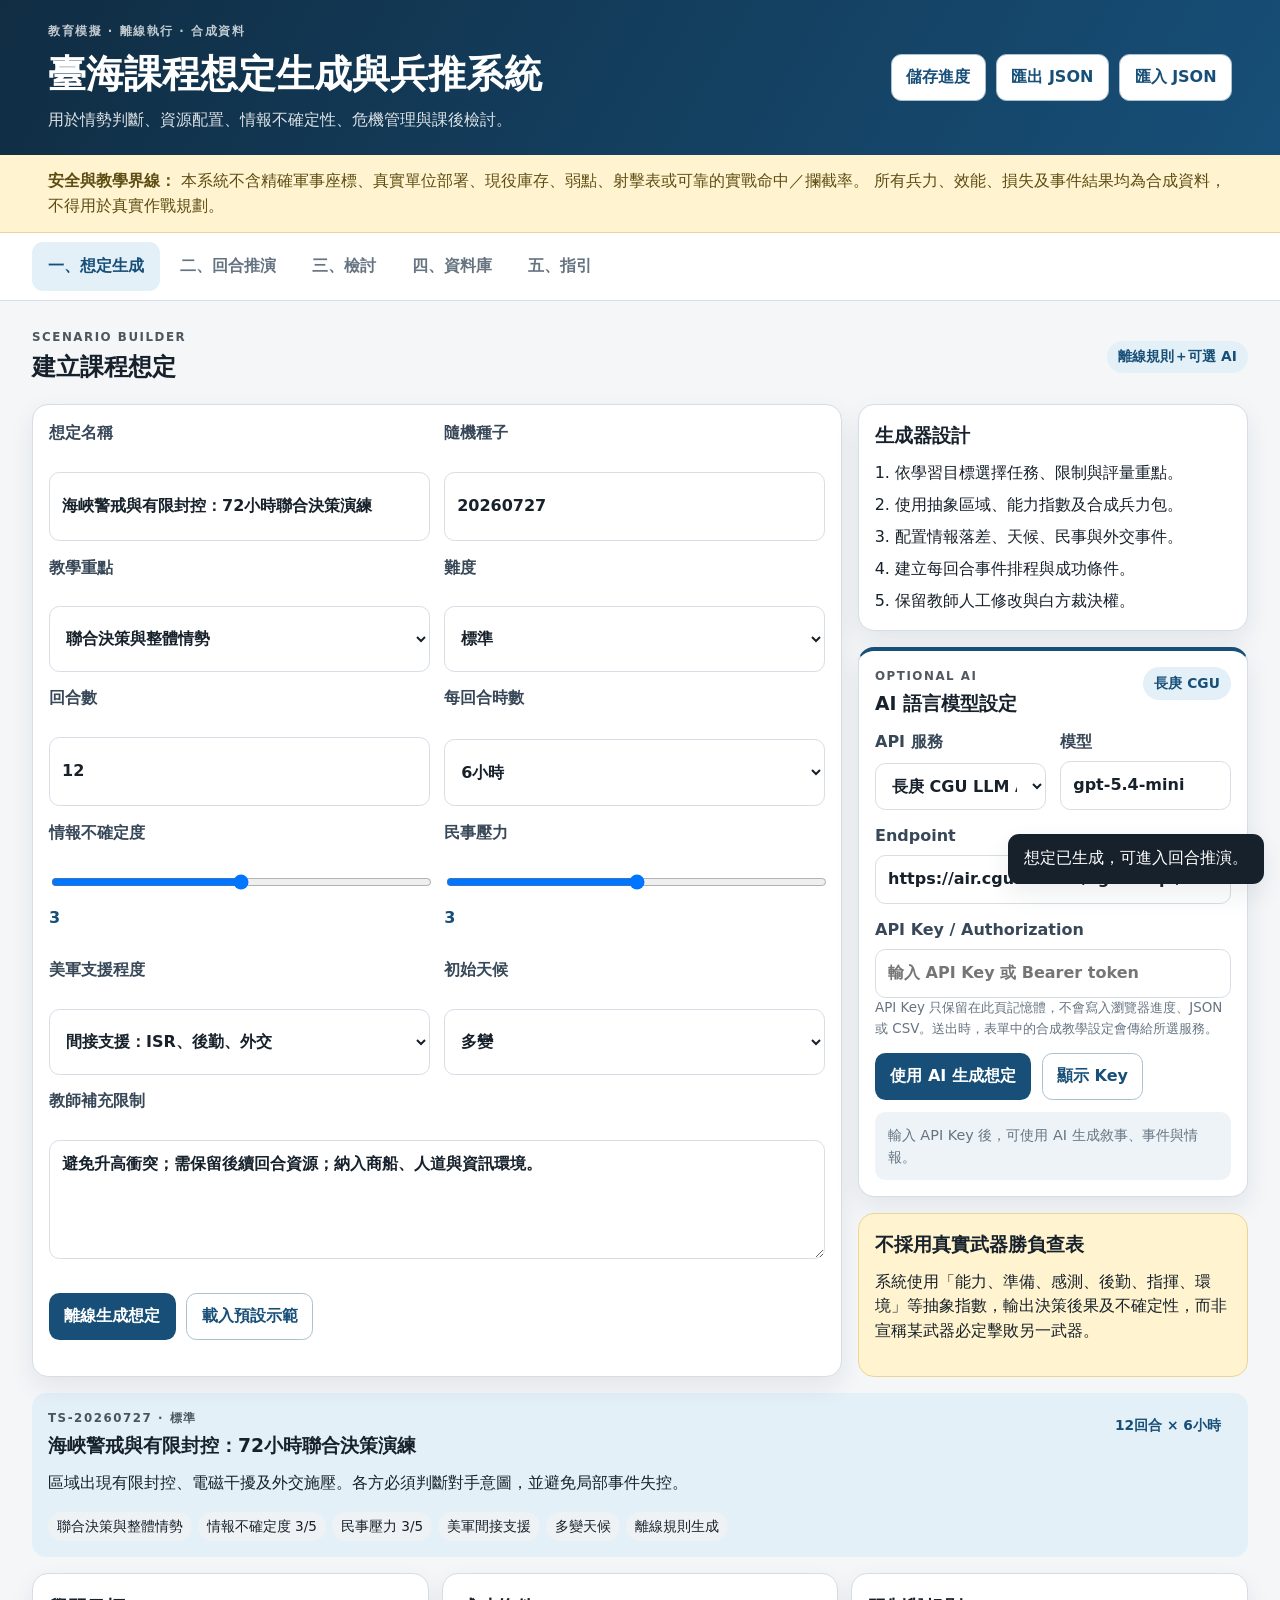
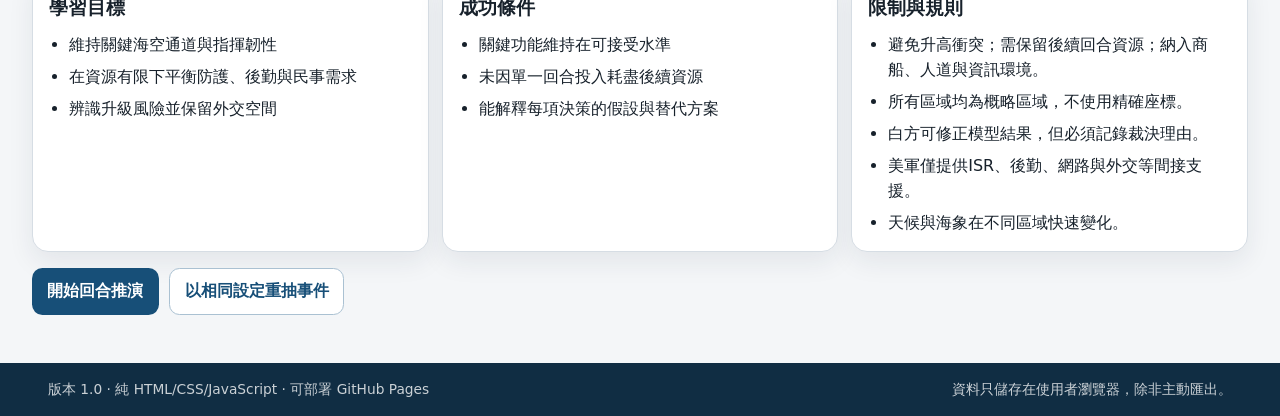
<file: index.html>
<!doctype html>
<html lang="zh-Hant">
<head>
  <meta charset="utf-8">
  <meta name="viewport" content="width=device-width, initial-scale=1">
  <meta name="color-scheme" content="light dark">
  <meta name="description" content="臺海衝突課程用想定生成與回合推演系統。所有作戰參數均為合成資料。">
  <title>臺海課程想定生成與兵推系統</title>
  <link rel="icon" href="favicon.svg" type="image/svg+xml">
  <link rel="stylesheet" href="styles.css">
</head>
<body>
  <header class="topbar">
    <div>
      <p class="eyebrow">教育模擬 · 離線執行 · 合成資料</p>
      <h1>臺海課程想定生成與兵推系統</h1>
      <p class="subtitle">用於情勢判斷、資源配置、情報不確定性、危機管理與課後檢討。</p>
    </div>
    <div class="header-actions">
      <button id="saveBtn" class="secondary">儲存進度</button>
      <button id="exportBtn" class="secondary">匯出 JSON</button>
      <label class="file-button secondary">
        匯入 JSON
        <input id="importInput" type="file" accept=".json,application/json">
      </label>
    </div>
  </header>

  <aside class="safety-banner" role="note">
    <strong>安全與教學界線：</strong>
    本系統不含精確軍事座標、真實單位部署、現役庫存、弱點、射擊表或可靠的實戰命中／攔截率。
    所有兵力、效能、損失及事件結果均為合成資料，不得用於真實作戰規劃。
  </aside>

  <nav class="tabs" aria-label="主要功能">
    <button class="tab active" data-tab="builder">一、想定生成</button>
    <button class="tab" data-tab="simulation">二、回合推演</button>
    <button class="tab" data-tab="aar">三、檢討</button>
    <button class="tab" data-tab="library">四、資料庫</button>
    <button class="tab" data-tab="guide">五、指引</button>
  </nav>

  <main>
    <section id="builder" class="panel active">
      <div class="section-heading">
        <div>
          <p class="eyebrow">Scenario Builder</p>
          <h2>建立課程想定</h2>
        </div>
        <span class="badge">離線規則＋可選 AI</span>
      </div>

      <div class="two-column">
        <form id="scenarioForm" class="card form-grid">
          <label>
            想定名稱
            <input id="scenarioName" value="海峽警戒與有限封控：72小時聯合決策演練">
          </label>
          <label>
            隨機種子
            <input id="scenarioSeed" type="number" value="20260727" min="1">
          </label>
          <label>
            教學重點
            <select id="focus">
              <option value="joint">聯合決策與整體情勢</option>
              <option value="airdefense">防空資源與預警</option>
              <option value="logistics">後勤持續性與修復</option>
              <option value="intelligence">情報判讀與戰場迷霧</option>
              <option value="civil">民事韌性與危機溝通</option>
              <option value="diplomacy">升級控制與外交協調</option>
            </select>
          </label>
          <label>
            難度
            <select id="difficulty">
              <option value="intro">基礎</option>
              <option value="standard" selected>標準</option>
              <option value="advanced">進階</option>
            </select>
          </label>
          <label>
            回合數
            <input id="turns" type="number" value="12" min="4" max="24">
          </label>
          <label>
            每回合時數
            <select id="hoursPerTurn">
              <option value="3">3小時</option>
              <option value="6" selected>6小時</option>
              <option value="12">12小時</option>
            </select>
          </label>
          <label>
            情報不確定度
            <input id="uncertainty" type="range" min="1" max="5" value="3">
            <output id="uncertaintyValue">3</output>
          </label>
          <label>
            民事壓力
            <input id="civilPressure" type="range" min="1" max="5" value="3">
            <output id="civilPressureValue">3</output>
          </label>
          <label>
            美軍支援程度
            <select id="amberSupport">
              <option value="none">不納入</option>
              <option value="indirect" selected>間接支援：ISR、後勤、外交</option>
              <option value="limited">有限海空存在與防護支援</option>
            </select>
          </label>
          <label>
            初始天候
            <select id="weatherPreset">
              <option value="stable">穩定</option>
              <option value="variable" selected>多變</option>
              <option value="adverse">不利</option>
            </select>
          </label>
          <label class="full">
            教師補充限制
            <textarea id="teacherConstraints" rows="3" placeholder="例如：避免升高衝突；不得以單純戰果作為唯一評分。">避免升高衝突；需保留後續回合資源；納入商船、人道與資訊環境。</textarea>
          </label>
          <div class="full actions">
            <button type="submit" class="primary">離線生成想定</button>
            <button type="button" id="loadDemoBtn" class="secondary">載入預設示範</button>
          </div>
        </form>

        <div class="stack">
          <article class="card">
            <h3>生成器設計</h3>
            <ol class="compact-list">
              <li>依學習目標選擇任務、限制與評量重點。</li>
              <li>使用抽象區域、能力指數及合成兵力包。</li>
              <li>配置情報落差、天候、民事與外交事件。</li>
              <li>建立每回合事件排程與成功條件。</li>
              <li>保留教師人工修改與白方裁決權。</li>
            </ol>
          </article>
          <article class="card ai-settings">
            <div class="subheading">
              <div>
                <p class="eyebrow">Optional AI</p>
                <h3>AI 語言模型設定</h3>
              </div>
              <span class="badge" id="aiProviderBadge">長庚 CGU</span>
            </div>
            <div class="form-grid ai-form-grid">
              <label>
                API 服務
                <select id="apiProvider">
                  <option value="cgu" selected>長庚 CGU LLM API</option>
                  <option value="openai">OpenAI API</option>
                  <option value="google">Google AI Studio / Gemini API</option>
                  <option value="anthropic">Anthropic / Claude API</option>
                </select>
              </label>
              <label>
                模型
                <input id="apiModel" list="modelOptions" value="gpt-5.4-mini" autocomplete="off" spellcheck="false" placeholder="輸入模型名稱">
                <datalist id="modelOptions">
                  <option value="gpt-5.5"></option>
                  <option value="gpt-5.4"></option>
                  <option value="gpt-5.4-mini"></option>
                  <option value="gpt-4.1"></option>
                  <option value="gpt-4.1-mini"></option>
                  <option value="gemini-2.5-pro"></option>
                  <option value="gemini-2.5-flash"></option>
                  <option value="gemini-2.5-flash-lite"></option>
                  <option value="claude-sonnet-4-20250514"></option>
                  <option value="claude-opus-4-20250514"></option>
                </datalist>
              </label>
              <label class="full">
                Endpoint
                <input id="apiEndpoint" type="url" value="https://air.cgu.edu.tw/cgullmapi/v1" autocomplete="off" spellcheck="false" placeholder="API base URL 或完整 endpoint">
              </label>
              <label class="full">
                API Key / Authorization
                <input id="apiKey" type="password" autocomplete="off" spellcheck="false" placeholder="輸入 API Key 或 Bearer token">
              </label>
            </div>
            <p class="footnote">API Key 只保留在此頁記憶體，不會寫入瀏覽器進度、JSON 或 CSV。送出時，表單中的合成教學設定會傳給所選服務。</p>
            <div class="actions ai-actions">
              <button type="button" id="generateAiBtn" class="primary">使用 AI 生成想定</button>
              <button type="button" id="toggleApiKeyBtn" class="secondary" aria-pressed="false">顯示 Key</button>
            </div>
            <div id="aiStatus" class="api-status" role="status" aria-live="polite">輸入 API Key 後，可使用 AI 生成敘事、事件與情報。</div>
          </article>
          <article class="callout">
            <h3>不採用真實武器勝負查表</h3>
            <p>系統使用「能力、準備、感測、後勤、指揮、環境」等抽象指數，輸出決策後果及不確定性，而非宣稱某武器必定擊敗另一武器。</p>
          </article>
        </div>
      </div>

      <div id="scenarioPreview" class="preview empty-state">
        尚未生成想定。調整左側參數後按下「生成想定」。
      </div>
    </section>

    <section id="simulation" class="panel">
      <div class="section-heading">
        <div>
          <p class="eyebrow">Turn-based Simulation</p>
          <h2>回合推演</h2>
        </div>
        <div class="turn-controls">
          <span id="turnBadge" class="badge">尚未開始</span>
          <button id="resolveTurnBtn" class="primary">結算本回合</button>
        </div>
      </div>

      <div id="simulationEmpty" class="empty-state">
        請先至「想定生成」建立或載入一個想定。
      </div>

      <div id="simulationContent" hidden>
        <div id="statusCards" class="metric-grid"></div>

        <div class="simulation-layout">
          <section class="card">
            <div class="subheading">
              <h3>概略情勢圖</h3>
              <span class="muted">不含座標與真實部署</span>
            </div>
            <div id="zoneMap" class="zone-map" aria-label="抽象臺海區域圖"></div>
            <div class="legend">
              <span><i class="dot blue"></i>藍方壓力／行動</span>
              <span><i class="dot red"></i>紅方壓力／行動</span>
              <span><i class="dot amber"></i>外部支援</span>
              <span><i class="dot neutral"></i>民事／天候事件</span>
            </div>
          </section>

          <form id="orderForm" class="card form-grid">
            <div class="full subheading">
              <h3>下達回合命令</h3>
              <span id="orderStatus" class="muted">每方每回合一項主要行動</span>
            </div>
            <label>
              角色
              <select id="orderActor">
                <option value="BLUE">藍方（臺灣）</option>
                <option value="RED">紅方（中國大陸）</option>
                <option value="AMBER">琥珀方（美軍支援）</option>
              </select>
            </label>
            <label>
              行動
              <select id="orderAction"></select>
            </label>
            <label>
              目標區域
              <select id="orderZone"></select>
            </label>
            <label>
              投入資源點數
              <input id="orderResource" type="number" min="5" max="35" value="20">
            </label>
            <label class="full">
              決策理由
              <textarea id="orderRationale" rows="3" placeholder="學生需說明目標、假設、風險與保留方案。"></textarea>
            </label>
            <div class="full actions">
              <button type="submit" class="primary">提交／更新命令</button>
              <button type="button" id="redReactionBtn" class="secondary">生成紅方反應</button>
              <button type="button" id="autoOrdersBtn" class="secondary">自動補齊其他角色</button>
            </div>
            <div id="redReactionStatus" class="full reaction-status" role="status" aria-live="polite">先提交藍方命令，即可生成紅方反應；有輸入 API Key 時會優先使用語言模型。</div>
            <div id="currentOrders" class="full order-list"></div>
          </form>
        </div>

        <div class="three-column">
          <article class="card">
            <h3>本回合情報</h3>
            <div id="intelPanel"></div>
          </article>
          <article class="card">
            <h3>天候與環境</h3>
            <div id="weatherPanel"></div>
          </article>
          <article class="card">
            <h3>事件／導調訊息</h3>
            <div id="eventPanel"></div>
          </article>
        </div>

        <article class="card">
          <div class="subheading">
            <h3>回合紀錄</h3>
            <button id="clearRunBtn" class="danger">重設推演</button>
          </div>
          <div id="turnNarrative" class="narrative"></div>
        </article>

        <article class="card intercept-card">
          <div class="subheading">
            <div>
              <h3>攔截資源配置教學實驗</h3>
              <p class="muted">僅用合成機率比較資源配置，不代表真實系統。</p>
            </div>
          </div>
          <div class="lab-grid">
            <label>來襲目標數<input id="labIncoming" type="number" min="1" max="20" value="3"></label>
            <label>配置攔截次數<input id="labShots" type="number" min="1" max="20" value="4"></label>
            <label>單次基準機率<input id="labBaseP" type="range" min="20" max="70" value="43"><output id="labBasePValue">43%</output></label>
            <label>偵測品質<input id="labDetection" type="range" min="40" max="100" value="78"><output id="labDetectionValue">78%</output></label>
            <label>系統準備度<input id="labReadiness" type="range" min="40" max="100" value="80"><output id="labReadinessValue">80%</output></label>
            <label>海象<input id="labSea" type="range" min="1" max="5" value="3"><output id="labSeaValue">3</output></label>
            <label>干擾程度<input id="labJamming" type="range" min="0" max="50" value="22"><output id="labJammingValue">22%</output></label>
          </div>
          <div id="labResults" class="metric-grid"></div>
          <p class="footnote">模型假設各次嘗試近似獨立，真實情境可能存在共同感測失敗、指管延遲、飽和攻擊及射擊窗口限制。</p>
        </article>
      </div>
    </section>

    <section id="aar" class="panel">
      <div class="section-heading">
        <div>
          <p class="eyebrow">After Action Review</p>
          <h2>課後檢討與學習分析</h2>
        </div>
        <div class="header-actions">
          <button id="exportCsvBtn" class="secondary">匯出回合 CSV</button>
          <button id="printBtn" class="secondary">列印／存成 PDF</button>
        </div>
      </div>
      <div id="aarEmpty" class="empty-state">尚無推演紀錄。</div>
      <div id="aarContent" hidden>
        <div id="aarMetrics" class="metric-grid"></div>
        <div class="two-column">
          <article class="card">
            <h3>主要發現</h3>
            <div id="aarInsights"></div>
          </article>
          <article class="card">
            <h3>學生反思題</h3>
            <ol class="compact-list">
              <li>當時最重要的假設是什麼？後來是否成立？</li>
              <li>哪一項情報最影響決策？其可信度是否足夠？</li>
              <li>是否為後續回合保留足夠資源？</li>
              <li>如何平衡防護、民事風險與升級控制？</li>
              <li>若重做一次，會改變哪一項決策？</li>
            </ol>
          </article>
        </div>
        <article class="card table-card">
          <h3>決策時間線</h3>
          <div class="table-wrap">
            <table>
              <thead>
                <tr>
                  <th>回合</th><th>主要事件</th><th>藍方決策</th><th>紅方決策</th><th>美軍支援</th><th>結果摘要</th>
                </tr>
              </thead>
              <tbody id="timelineBody"></tbody>
            </table>
          </div>
        </article>
      </div>
    </section>

    <section id="library" class="panel">
      <div class="section-heading">
        <div>
          <p class="eyebrow">Data Library</p>
          <h2>資料庫與模型透明度</h2>
        </div>
        <input id="librarySearch" class="search" placeholder="搜尋來源、能力或兵力包">
      </div>
      <div class="library-notice">
        <strong>藍底：</strong>真實公開來源目錄與少量公告樣本；
        <strong>綠底：</strong>課程用合成資料。
      </div>
      <div class="library-tabs">
        <button class="mini-tab active" data-library="sources">公開來源</button>
        <button class="mini-tab" data-library="capabilities">合成能力</button>
        <button class="mini-tab" data-library="forces">合成兵力包</button>
        <button class="mini-tab" data-library="activity">公開活動樣本</button>
      </div>
      <div id="libraryContent"></div>
    </section>

    <section id="guide" class="panel">
      <div class="section-heading">
        <div>
          <p class="eyebrow">Guide</p>
          <h2>建議流程</h2>
        </div>
      </div>
      <div class="timeline-guide">
        <article><span>1</span><div><h3>情境簡報</h3><p>教師發布任務、限制、角色及各組不同版本的初始情報。</p></div></article>
        <article><span>2</span><div><h3>任務分析</h3><p>學生區分已知事實、推測與未知，提出最可能及最危險的對手行動。</p></div></article>
        <article><span>3</span><div><h3>行動方案</h3><p>至少提出兩個方案，比較資源、後勤、民事與升級風險。</p></div></article>
        <article><span>4</span><div><h3>回合推演</h3><p>提交命令、接收新情報、由規則引擎與白方共同裁決。</p></div></article>
        <article><span>5</span><div><h3>課後檢討</h3><p>回放決策歷程，討論錯誤假設、機會成本及替代方案。</p></div></article>
      </div>
      <div class="two-column">
        <article class="card">
          <h3>建議評分構面</h3>
          <ul class="compact-list">
            <li>任務與成功條件定義：20%</li>
            <li>情報可信度與不確定性處理：20%</li>
            <li>資源、後勤及時間管理：20%</li>
            <li>紅隊思維與應變能力：15%</li>
            <li>民事、法律及升級風險：15%</li>
            <li>課後反思與證據使用：10%</li>
          </ul>
        </article>
        <article class="card">
          <h3>適用課程</h3>
          <ul class="compact-list">
            <li>國家安全與戰略研究</li>
            <li>聯合作戰與指參作業</li>
            <li>情報分析與決策科學</li>
            <li>國防資源、後勤與韌性</li>
            <li>危機管理、國際關係與軍事倫理</li>
            <li>建模模擬、資料庫與AI輔助決策</li>
          </ul>
        </article>
      </div>
    </section>
  </main>

  <footer>
    <span>版本 1.0 · 純 HTML/CSS/JavaScript · 可部署 GitHub Pages</span>
    <span>資料只儲存在使用者瀏覽器，除非主動匯出。</span>
  </footer>

  <div id="toast" class="toast" role="status" aria-live="polite"></div>
  <script src="data/demo-data.js"></script>
  <script src="app.js"></script>
</body>
</html>
</file>
<file: styles.css>
:root {
  --bg: #f4f6f8;
  --panel: #ffffff;
  --text: #17212b;
  --muted: #667482;
  --border: #d6dde4;
  --primary: #174f78;
  --primary-2: #0f3e61;
  --blue: #2e78a6;
  --red: #9a4747;
  --amber: #98711e;
  --neutral: #667482;
  --green-soft: #e7f3e9;
  --blue-soft: #e4f0f8;
  --red-soft: #f8e8e8;
  --amber-soft: #f8f0dd;
  --warning: #fff4cf;
  --shadow: 0 10px 26px rgba(24, 43, 58, .08);
  font-family: Inter, "Noto Sans TC", "PingFang TC", "Microsoft JhengHei", system-ui, sans-serif;
}

* { box-sizing: border-box; }
html { scroll-behavior: smooth; }
body { margin: 0; background: var(--bg); color: var(--text); line-height: 1.55; }
button, input, select, textarea { font: inherit; }
button { cursor: pointer; }
button:disabled { opacity: .48; cursor: not-allowed; }
h1, h2, h3, p { margin-top: 0; }
h1 { margin-bottom: .3rem; font-size: clamp(1.65rem, 4vw, 2.4rem); }
h2 { margin-bottom: 0; }
h3 { margin-bottom: .7rem; }
a { color: var(--primary); }

.topbar {
  display: flex; justify-content: space-between; gap: 2rem; align-items: center;
  padding: 1.4rem clamp(1rem, 4vw, 3rem);
  color: white; background: linear-gradient(120deg, #102d43, #174f78);
}
.subtitle { margin: 0; opacity: .86; max-width: 800px; }
.eyebrow { margin-bottom: .2rem; text-transform: uppercase; letter-spacing: .13em; font-size: .74rem; font-weight: 700; opacity: .75; }
.header-actions, .actions, .turn-controls { display: flex; gap: .65rem; flex-wrap: wrap; align-items: center; }

.safety-banner {
  padding: .85rem clamp(1rem, 4vw, 3rem);
  background: var(--warning); border-bottom: 1px solid #e7d59a; color: #5e4d13;
}
.tabs {
  position: sticky; top: 0; z-index: 20;
  display: flex; overflow-x: auto; gap: .25rem;
  padding: .55rem clamp(.6rem, 3vw, 2rem);
  background: rgba(255,255,255,.96); border-bottom: 1px solid var(--border);
}
.tab, .mini-tab {
  border: 0; background: transparent; color: var(--muted); padding: .75rem 1rem;
  border-radius: .7rem; white-space: nowrap; font-weight: 700;
}
.tab.active, .mini-tab.active { background: var(--blue-soft); color: var(--primary); }

main { width: min(1440px, 100%); margin: auto; padding: 1.2rem clamp(.8rem, 3vw, 2rem) 3rem; }
.panel { display: none; }
.panel.active { display: block; }
.section-heading { display: flex; justify-content: space-between; align-items: center; gap: 1rem; margin: .5rem 0 1.1rem; }

.card, .callout, .empty-state, .library-notice {
  border: 1px solid var(--border); border-radius: 1rem; background: var(--panel);
  padding: 1rem; box-shadow: var(--shadow);
}
.callout { background: var(--warning); border-color: #e8d698; box-shadow: none; }
.empty-state { color: var(--muted); text-align: center; padding: 2rem; box-shadow: none; }
.library-notice { background: linear-gradient(90deg, var(--blue-soft), var(--green-soft)); box-shadow: none; margin-bottom: 1rem; }

.two-column { display: grid; grid-template-columns: minmax(0, 1.35fr) minmax(280px, .65fr); gap: 1rem; }
.three-column { display: grid; grid-template-columns: repeat(3, minmax(0, 1fr)); gap: 1rem; margin: 1rem 0; }
.stack { display: grid; gap: 1rem; align-content: start; }
.simulation-layout { display: grid; grid-template-columns: minmax(420px, 1fr) minmax(340px, .85fr); gap: 1rem; margin: 1rem 0; }
.metric-grid { display: grid; grid-template-columns: repeat(4, minmax(170px, 1fr)); gap: .8rem; margin-bottom: 1rem; }
.metric {
  background: var(--panel); border: 1px solid var(--border); border-radius: .9rem; padding: .9rem;
}
.metric strong { display: block; font-size: 1.6rem; line-height: 1.15; }
.metric small { color: var(--muted); }
.metric.blue { border-left: 5px solid var(--blue); }
.metric.red { border-left: 5px solid var(--red); }
.metric.amber { border-left: 5px solid var(--amber); }
.metric.neutral { border-left: 5px solid var(--neutral); }

.form-grid { display: grid; grid-template-columns: 1fr 1fr; gap: .9rem; }
.form-grid label, .lab-grid label { display: grid; gap: .35rem; font-weight: 700; color: #384858; }
.full { grid-column: 1 / -1; }
input, select, textarea {
  width: 100%; border: 1px solid var(--border); border-radius: .65rem;
  padding: .7rem .75rem; background: var(--panel); color: var(--text);
}
textarea { resize: vertical; }
input[type="range"] { padding: 0; }
output { color: var(--primary); font-weight: 800; }

.ai-settings { border-top: 4px solid var(--primary); }
.ai-settings h3 { margin-bottom: 0; }
.ai-form-grid { margin-top: .8rem; }
.ai-actions { margin-top: .85rem; }
.api-status {
  margin-top: .8rem; padding: .7rem .8rem; border-radius: .65rem;
  background: #edf3f7; color: var(--muted); font-size: .9rem;
}
.api-status.ok { background: var(--green-soft); color: #285a35; }
.api-status.warn { background: var(--warning); color: #6b5513; }
.api-status.error { background: var(--red-soft); color: #813636; }
.api-status.busy { background: var(--blue-soft); color: var(--primary); }

.primary, .secondary, .danger, .file-button {
  border-radius: .65rem; padding: .62rem .9rem; font-weight: 800; border: 1px solid transparent;
}
.primary { background: var(--primary); color: white; }
.primary:hover { background: var(--primary-2); }
.secondary { background: var(--panel); color: var(--primary); border-color: #aac1d2; }
.danger { background: var(--red-soft); color: #813636; border-color: #e2bcbc; }
.file-button { display: inline-flex; align-items: center; cursor: pointer; }
.file-button input { display: none; }

.badge {
  display: inline-flex; align-items: center; border-radius: 99px; padding: .35rem .7rem;
  background: var(--blue-soft); color: var(--primary); font-weight: 800; font-size: .86rem;
}
.muted { color: var(--muted); font-size: .9rem; }
.subheading { display: flex; justify-content: space-between; gap: .8rem; align-items: flex-start; }
.compact-list { margin: 0; padding-left: 1.25rem; }
.compact-list li + li { margin-top: .45rem; }

.preview { margin-top: 1rem; }
.preview-grid { display: grid; grid-template-columns: repeat(3, minmax(0, 1fr)); gap: .8rem; }
.preview h3 { margin-top: .2rem; }
.preview-summary { margin-bottom: 1rem; padding: 1rem; background: var(--blue-soft); border-radius: .9rem; }
.tag-list { display: flex; flex-wrap: wrap; gap: .4rem; }
.tag { padding: .25rem .55rem; border-radius: 99px; background: #eef2f5; font-size: .85rem; }

.zone-map {
  display: grid; grid-template-columns: repeat(3, 1fr); grid-template-rows: repeat(4, minmax(80px, auto));
  gap: .55rem; min-height: 400px; padding: .7rem;
  background: linear-gradient(160deg, #e3edf3, #f6fafc); border-radius: .9rem; border: 1px solid var(--border);
}
.zone {
  position: relative; display: flex; flex-direction: column; justify-content: space-between;
  padding: .7rem; border-radius: .75rem; border: 1px solid #aac1d2; background: rgba(255,255,255,.8);
  transition: transform .15s ease, border-color .15s ease;
}
.zone:hover { transform: translateY(-2px); border-color: var(--primary); }
.zone[data-zone="Z-NW"] { grid-column: 1; grid-row: 1; }
.zone[data-zone="Z-CW"] { grid-column: 1; grid-row: 2; }
.zone[data-zone="Z-SW"] { grid-column: 1; grid-row: 3 / span 2; }
.zone[data-zone="Z-NE"] { grid-column: 3; grid-row: 1; }
.zone[data-zone="Z-E"] { grid-column: 3; grid-row: 2 / span 2; }
.zone[data-zone="Z-SE"] { grid-column: 3; grid-row: 4; }
.zone[data-zone="Z-ISL"] { grid-column: 2; grid-row: 1 / span 4; background: #f2eee5; border-color: #b7a889; }
.zone[data-zone="Z-REAR"] { grid-column: 3; grid-row: 1; opacity: .75; transform: translate(10px, -8px); }
.zone-name { font-weight: 900; }
.zone-signals { display: flex; gap: .25rem; flex-wrap: wrap; }
.signal { width: .7rem; height: .7rem; border-radius: 50%; }
.signal.blue, .dot.blue { background: var(--blue); }
.signal.red, .dot.red { background: var(--red); }
.signal.amber, .dot.amber { background: var(--amber); }
.signal.neutral, .dot.neutral { background: var(--neutral); }
.legend { display: flex; flex-wrap: wrap; gap: .8rem; margin-top: .7rem; color: var(--muted); font-size: .86rem; }
.dot { display: inline-block; width: .65rem; height: .65rem; border-radius: 50%; margin-right: .3rem; }

.order-list { display: grid; gap: .45rem; }
.order-item { padding: .6rem; border-radius: .6rem; background: #f3f6f8; border-left: 4px solid var(--neutral); }
.order-item.BLUE { border-left-color: var(--blue); }
.order-item.RED { border-left-color: var(--red); }
.order-item.AMBER { border-left-color: var(--amber); }
.reaction-status {
  padding: .65rem .75rem; border-radius: .65rem; background: var(--red-soft);
  color: #713b3b; font-size: .9rem;
}
.reaction-status.busy { background: var(--blue-soft); color: var(--primary); }
.reaction-status.ok { background: var(--green-soft); color: #285a35; }
.reaction-status.warn { background: var(--warning); color: #6b5513; }
.reaction-source {
  display: inline-flex; margin-left: .4rem; padding: .1rem .4rem; border-radius: 99px;
  background: rgba(154, 71, 71, .12); color: var(--red); font-size: .74rem; font-weight: 800;
}
.reaction-summary { margin-top: .35rem; color: var(--muted); font-size: .86rem; }

.narrative { display: grid; gap: .7rem; }
.turn-log { border-left: 4px solid var(--primary); padding: .7rem .9rem; background: #f7fafc; border-radius: .25rem .75rem .75rem .25rem; }
.turn-log h4 { margin: 0 0 .35rem; }
.turn-log p { margin-bottom: .25rem; }

.lab-grid { display: grid; grid-template-columns: repeat(4, minmax(150px, 1fr)); gap: .8rem; margin: .8rem 0 1rem; }
.footnote { color: var(--muted); font-size: .84rem; margin-bottom: 0; }

.table-wrap { overflow-x: auto; }
table { width: 100%; border-collapse: collapse; min-width: 860px; }
th, td { text-align: left; padding: .7rem; border-bottom: 1px solid var(--border); vertical-align: top; }
th { background: #edf3f7; position: sticky; top: 0; }
.real-row { background: var(--blue-soft); }
.synthetic-row { background: var(--green-soft); }
.library-tabs { display: flex; flex-wrap: wrap; gap: .3rem; margin-bottom: .8rem; }
.search { max-width: 340px; }

.timeline-guide { display: grid; gap: .8rem; margin-bottom: 1rem; }
.timeline-guide article { display: grid; grid-template-columns: 46px 1fr; gap: .8rem; align-items: start; }
.timeline-guide article > span {
  width: 42px; height: 42px; border-radius: 50%; display: grid; place-items: center;
  color: white; background: var(--primary); font-weight: 900;
}
.timeline-guide h3 { margin-bottom: .15rem; }
.timeline-guide p { margin: 0; color: var(--muted); }

footer {
  display: flex; justify-content: space-between; gap: 1rem; flex-wrap: wrap;
  padding: 1rem clamp(1rem, 4vw, 3rem); background: #102d43; color: rgba(255,255,255,.78); font-size: .86rem;
}
.toast {
  position: fixed; right: 1rem; bottom: 1rem; max-width: 360px;
  padding: .8rem 1rem; border-radius: .7rem; background: #17212b; color: white;
  box-shadow: var(--shadow); opacity: 0; transform: translateY(15px); pointer-events: none;
  transition: .2s ease; z-index: 100;
}
.toast.show { opacity: 1; transform: translateY(0); }

@media (max-width: 980px) {
  .topbar, .section-heading { align-items: flex-start; flex-direction: column; }
  .two-column, .simulation-layout, .three-column { grid-template-columns: 1fr; }
  .metric-grid { grid-template-columns: repeat(2, minmax(0, 1fr)); }
  .preview-grid { grid-template-columns: 1fr; }
}
@media (max-width: 620px) {
  main { padding-left: .65rem; padding-right: .65rem; }
  .form-grid, .lab-grid, .metric-grid { grid-template-columns: 1fr; }
  .zone-map { min-height: 460px; }
  .header-actions, .actions { width: 100%; }
  .header-actions > *, .actions > * { flex: 1; text-align: center; }
}
@media print {
  .topbar, .safety-banner, .tabs, footer, button, .file-button, #builder, #simulation, #library, #guide { display: none !important; }
  #aar { display: block !important; }
  body { background: white; }
  main { max-width: none; padding: 0; }
  .card, .metric { box-shadow: none; break-inside: avoid; }
}
</file>
